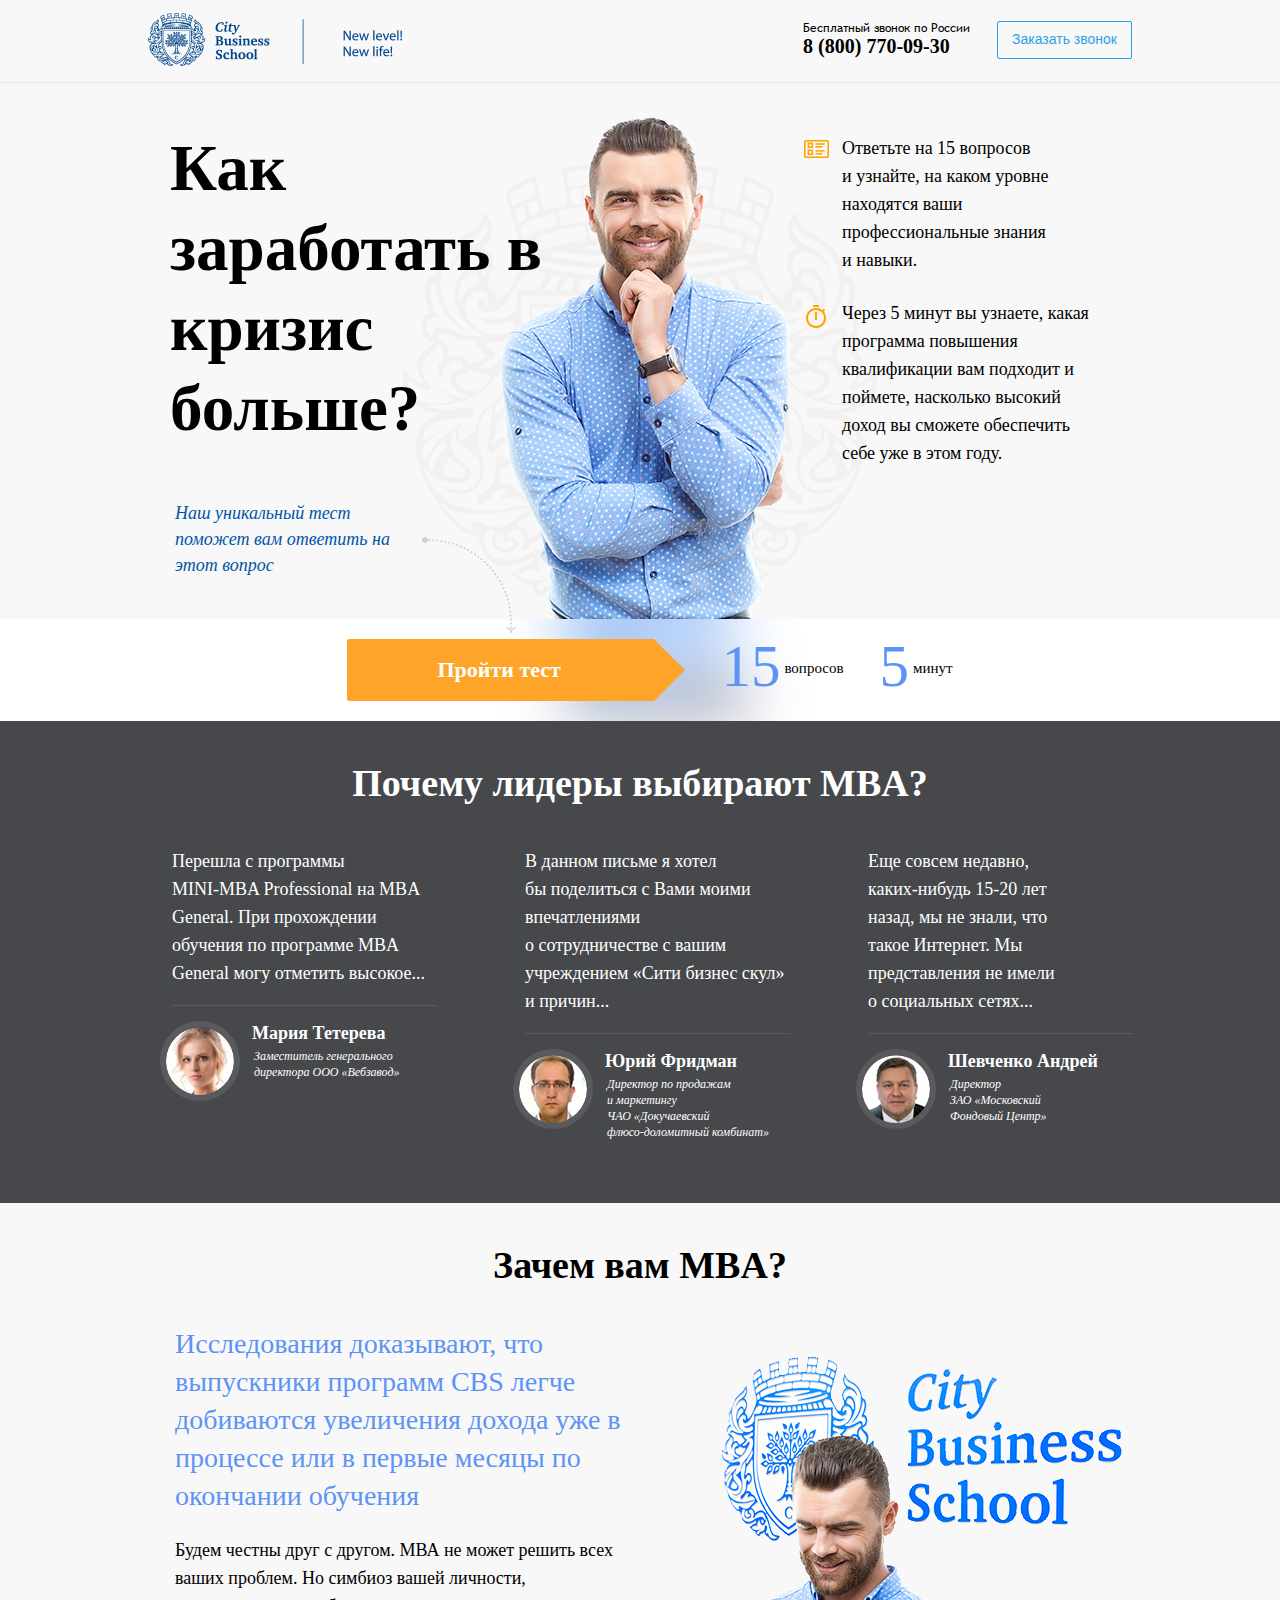
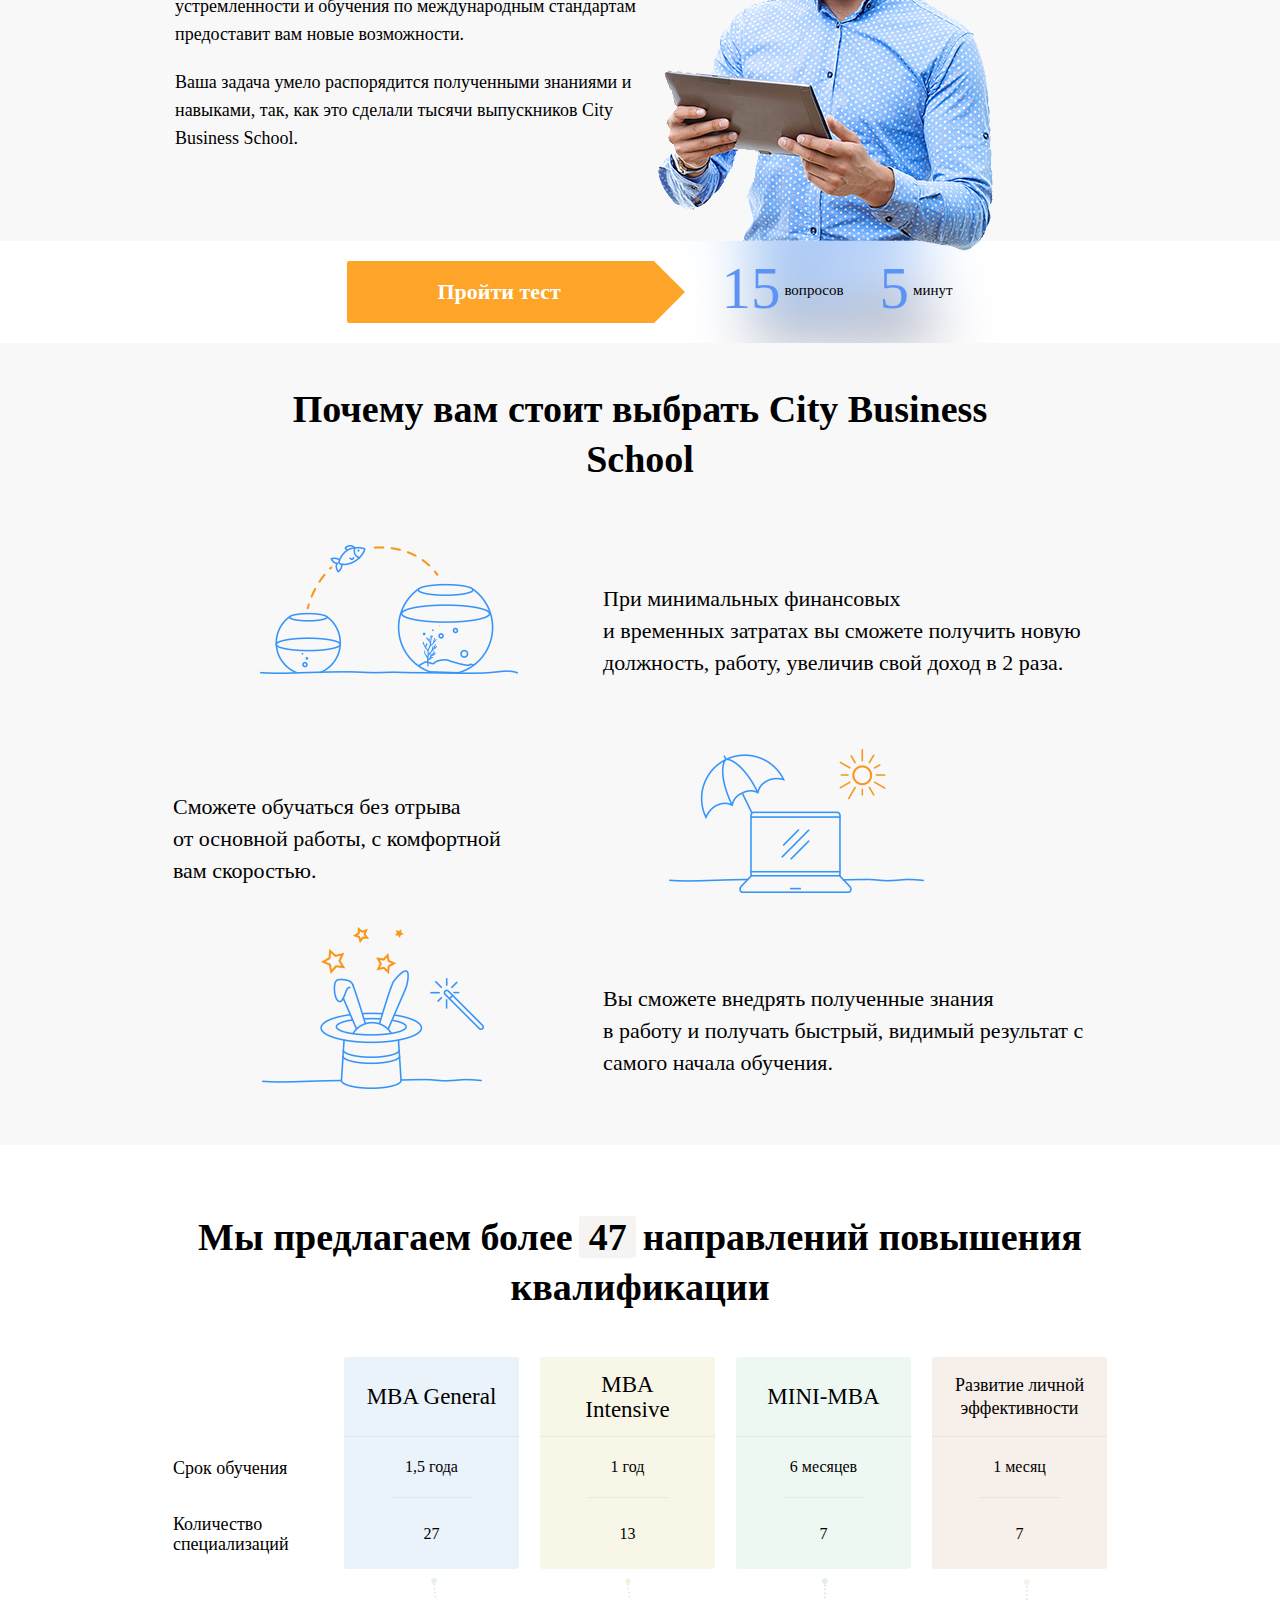
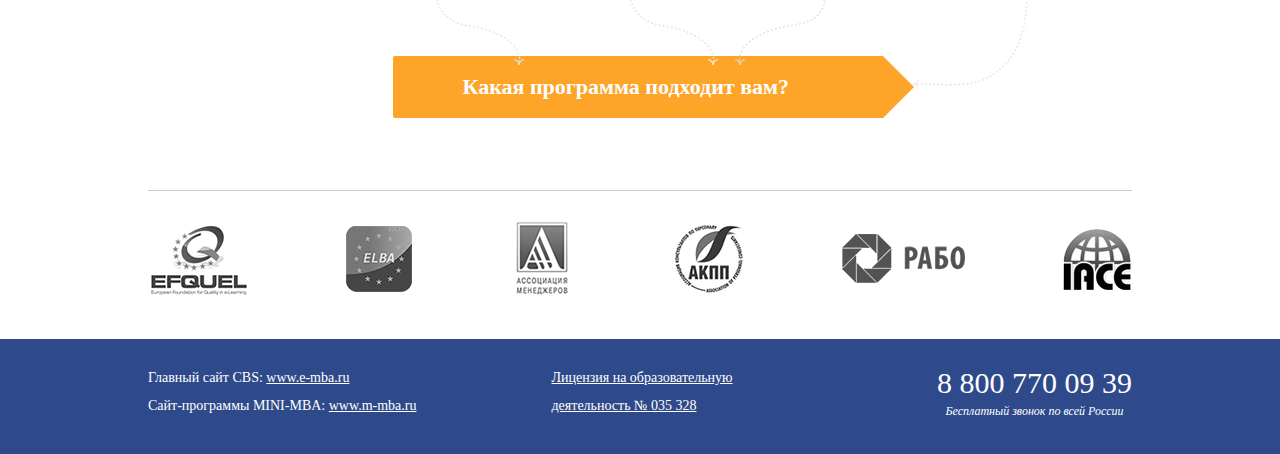
<file: CityBusinessSchool/index.html>
<!DOCTYPE html>
<html>
<head>
	<meta charset="utf-8">
	<title>1024</title>

	<link rel="stylesheet" href="blocks/util.css">
	<link rel="stylesheet" href="blocks/container/container.css">
	<link rel="stylesheet" href="blocks/logo/logo.css">
	<link rel="stylesheet" href="blocks/block-footer/block-footer.css">
	<link rel="stylesheet" href="blocks/button-arrow/button-arrow.css">

	<link rel="stylesheet" href="blocks/header/header.css">
	<link rel="stylesheet" href="blocks/b-1/b-1.css">
	<link rel="stylesheet" href="blocks/b-2/b-2.css">
	<link rel="stylesheet" href="blocks/b-3/b-3.css">
	<link rel="stylesheet" href="blocks/b-4/b-4.css">
	<link rel="stylesheet" href="blocks/b-5/b-5.css">
	<link rel="stylesheet" href="blocks/b-6/b-6.css">
	<link rel="stylesheet" href="blocks/footer/footer.css">
</head>
<body>

	<div class="container">
		
		<div class="header">
			<div class="header-wrapper">
				<a class="logo" href="#">
					<img class="logo__img" src="blocks/logo/logo.png">
				</a>
				<div class="header-contacts">
					<div class="header-contacts__phone">
						<span class="header-contacts__phone-text">Бесплатный звонок по России</span>
						<br/>
						<span class="header-contacts__phone-number">8 (800) 770-09-30</span>
					</div>
					<input class="header-contacts__button" type="button" value="Заказать звонок">
				</div>
			</div>
		</div>

		<div class="b-1">
			<div class="b-1-wrapper">
				<div class="b-1-col-1">
					<div class="b-1-col-1__text-1">Как заработать в кризис больше?</div>
					<div class="b-1-col-1__text-2">Наш уникальный тест поможет вам ответить на этот вопрос</div>
				</div>
				<div class="b-1-col-2">
					<div class="b-1-col-2__item">
						<div class="b-1-col-2__icon">
							<img class="b-1-col-2__icon-image" src="blocks/b-1/b-1-col-2__icon-image-1.png">
						</div>
						<div class="b-1-col-2__text">Ответьте на 15 вопросов<br/>и узнайте, на каком уровне находятся ваши профессиональные знания<br/>и навыки.</div>
					</div>
					<div class="b-1-col-2__item">
						<div class="b-1-col-2__icon">
							<img class="b-1-col-2__icon-image" src="blocks/b-1/b-1-col-2__icon-image-2.png">
						</div>
						<div class="b-1-col-2__text">Через 5 минут вы узнаете, какая программа повышения квалификации вам подходит и поймете, насколько высокий доход вы сможете обеспечить себе уже в этом году.</div>
					</div>
				</div>
			</div>
			<div class="block-footer">
				<div class="block-footer-wrapper">
					<div class="button-arrow">
						<div class="button-arrow__item button-arrow__item_short">
							<span class="button-arrow__text button-arrow__text_short">Пройти тест</span>
						</div>
						<div class="button-arrow__end"></div>
						<img class="block-footer__arrow" src="blocks/block-footer/block-footer__arrow.png">
					</div>
					<span class="block-footer__number">15</span>
					<span class="block-footer__word">вопросов</span>
					<span class="block-footer__number">5</span>
					<span class="block-footer__word">минут</span>
				</div>
			</div>
		</div>

		<div class="b-2">
			<div class="b-2-wrapper">
				<div class="b-2-title">Почему лидеры выбирают MBA?</div>
				<div class="b-2-list">
					<div class="b-2-item">
						<div class="b-2-item__text">Перешла с программы<br/>MINI-MBA Professional на MBA General. При прохождении обучения по программе MBA General могу отметить высокое...</div>
						<div class="b-2-item__user">
							<img class="b-2-item__photo" src="blocks/b-2/b-2-item__photo-1.png">
							<div class="b-2-item__data">
								<div class="b-2-item__name">Мария Тетерева</div>
								<div class="b-2-item__position">Заместитель генерального<br/>директора ООО «Вебзавод»</div>
							</div>
						</div>
					</div>
					<div class="b-2-item b-2-item_padding_right">
						<div class="b-2-item__text">В данном письме я хотел<br/>бы поделиться с Вами моими впечатлениями<br/>о сотрудничестве с вашим учреждением «Сити бизнес скул» и причин...</div>
						<div class="b-2-item__user">
							<img class="b-2-item__photo" src="blocks/b-2/b-2-item__photo-2.png">
							<div class="b-2-item__data">
								<div class="b-2-item__name">Юрий Фридман</div>
								<div class="b-2-item__position">Директор по продажам<br/>и маркетингу<br/>ЧАО «Докучаевский<br/>флюсо-доломитный комбинат»</div>
							</div>
						</div>
					</div>
					<div class="b-2-item b-2-item_padding_right b-2-item_padding_left">
						<div class="b-2-item__text">Еще совсем недавно,<br/>каких-нибудь 15-20 лет<br/>назад, мы не знали, что<br/>такое Интернет. Мы<br/>представления не имели<br/>о социальных сетях...</div>
						<div class="b-2-item__user">
							<img class="b-2-item__photo" src="blocks/b-2/b-2-item__photo-3.png">
							<div class="b-2-item__data">
								<div class="b-2-item__name">Шевченко Андрей </div>
								<div class="b-2-item__position">Директор<br/>ЗАО «Московский<br/>Фондовый Центр»</div>
							</div>
						</div>
					</div>
				</div>
			</div>
		</div>

		<div class="b-3">
			<div class="b-3-wrapper">
				<div class="b-3-title">Зачем вам MBA?</div>
				<div class="b-3-list">
					<div class="b-3-item">
						<div class="b-3-item__title">Исследования доказывают, что выпускники программ CBS легче добиваются увеличения дохода уже в процессе или в первые месяцы по окончании обучения</div>
						<div class="b-3-item__text">
							<p class="b-3-item__paragraph">Будем честны друг с другом. МВА не может решить всех ваших проблем. Но симбиоз вашей личности, устремленности и обучения по международным стандартам предоставит вам новые возможности.</p>
							<p class="b-3-item__paragraph">Ваша задача умело распорядится полученными знаниями и навыками, так, как это сделали тысячи выпускников City Business School.</p>
						</div>
					</div>
					<div class="b-3-item">
						<img class="b-3-item__image" src="blocks/b-3/b-3-item__image.png">
					</div>
				</div>
			</div>
			<div class="block-footer">
				<div class="block-footer-wrapper_background_position block-footer-wrapper">
					<div class="button-arrow">
						<div class="button-arrow__item button-arrow__item_short">
							<span class="button-arrow__text button-arrow__text_short">Пройти тест</span>
						</div>
						<div class="button-arrow__end"></div>
					</div>
					<span class="block-footer__number">15</span>
					<span class="block-footer__word">вопросов</span>
					<span class="block-footer__number">5</span>
					<span class="block-footer__word">минут</span>
				</div>
			</div>
		</div>

		<div class="b-4">
			<div class="b-4-wrapper">
				<div class="b-4-title">Почему вам стоит выбрать City Business<br>School</div>
				<div class="b-4-list">
					<div class="b-4-item b-4-item_padding_big">
						<div class="b-4-item__left">
							<img class="b-4-item__image b-4-item__image_offset_1" src="blocks/b-4/b-4-item__image-1.png">
						</div>
						<div class="b-4-item__right">
							<div class="b-4-item__text b-4-item__text_offset_1">При минимальных финансовых<br/>и временных затратах вы сможете получить новую должность, работу, увеличив свой доход в 2 раза.</div>
						</div>
					</div>
					<div class="b-4-item b-4-item_padding_small">
						<div class="b-4-item__left">
							<div class="b-4-item__text b-4-item__text_offset_2">Сможете обучаться без отрыва<br/>от основной работы, с комфортной<br/>вам скоростью.</div>
						</div>
						<div class="b-4-item__right">
							<img class="b-4-item__image b-4-item__image_offset_2" src="blocks/b-4/b-4-item__image-2.png">
						</div>
					</div>
					<div class="b-4-item">
						<div class="b-4-item__left">
							<img class="b-4-item__image b-4-item__image_offset_3" src="blocks/b-4/b-4-item__image-3.png">
						</div>
						<div class="b-4-item__right">
							<div class="b-4-item__text b-4-item__text_offset_3">Вы сможете внедрять полученные знания<br/>в работу и получать быстрый, видимый результат с самого начала обучения.</div>
						</div>
					</div>
				</div>
			</div>
		</div>

		<div class="b-5">
			<div class="b-5-wrapper">
				<div class="b-5-title">Мы предлагаем более <span class="b-5-title__highlighted">&nbsp;47&nbsp;</span> направлений повышения квалификации</div>
				<div class="b-5-list">
					<div class="b-5-item b-5-item_rows_names">
						<div class="b-5-item__header b-5-item__header_name">&nbsp;</div>
						<div class="b-5-item__row-1 b-5-item__row-1_name">Срок обучения</div>
						<div class="b-5-item__row-2 b-5-item__row-2_name">Количество специализаций</div>
					</div>
					<div class="b-5-item b-5-item__col-1">
						<div class="b-5-item__header">MBA General</div>
						<div class="b-5-item__row-1">1,5 года</div>
						<div class="b-5-item__row-2">27</div>
					</div>
					<div class="b-5-item b-5-item__col-2">
						<div class="b-5-item__header">MBA<br/>Intensive</div>
						<div class="b-5-item__row-1">1 год</div>
						<div class="b-5-item__row-2">13</div>
					</div>
					<div class="b-5-item b-5-item__col-3">
						<div class="b-5-item__header">MINI-MBA</div>
						<div class="b-5-item__row-1">6 месяцев</div>
						<div class="b-5-item__row-2">7</div>
					</div>
					<div class="b-5-item b-5-item__col-4">
						<div class="b-5-item__header b-5-item__header_small">Развитие личной эффективности</div>
						<div class="b-5-item__row-1">1 месяц</div>
						<div class="b-5-item__row-2">7</div>
					</div>
				</div>
				<div class="b-5-button">
					<div class="button-arrow">
						<div class="button-arrow__item button-arrow__item_long">
							<span class="button-arrow__text button-arrow__text_long">Какая программа подходит вам?</span>
						</div>
						<div class="button-arrow__end"></div>
						<img class="b-5-button__arrow-1" src="blocks/b-5/b-5-button__arrow-1.png">
						<img class="b-5-button__arrow-2" src="blocks/b-5/b-5-button__arrow-2.png">
						<img class="b-5-button__arrow-3" src="blocks/b-5/b-5-button__arrow-3.png">
						<img class="b-5-button__arrow-4" src="blocks/b-5/b-5-button__arrow-4.png">
					</div>
				</div>
			</div>
		</div>

		<div class="b-6">
			<div class="b-6-wrapper">
				<div class="b-6-list">
					<img class="b-6-item" src="blocks/b-6/b-6-item__image-efquel.png">
					<img class="b-6-item" src="blocks/b-6/b-6-item__image-elba.png">
					<img class="b-6-item" src="blocks/b-6/b-6-item__image-am.png">
					<img class="b-6-item" src="blocks/b-6/b-6-item__image-akpp.png">
					<img class="b-6-item" src="blocks/b-6/b-6-item__image-rabo.png">
					<img class="b-6-item" src="blocks/b-6/b-6-item__image-iace.png">
				</div>
			</div>
		</div>

		<div class="footer">
			<div class="footer-wrapper">
				<div class="footer-list">
					<div class="footer-links">
						Главный сайт CBS: <a class="footer_link" href="http://www.e-mba.ru">www.e-mba.ru</a>
						<br/>
						Сайт-программы MINI-MBA: <a class="footer_link" href="http://www.m-mba.ru">www.m-mba.ru</a>
					</div>
					<div class="footer-license"><a class="footer_link" href="#">Лицензия на образовательную<br/>деятельность № 035 328</a></div>
					<div class="footer-contacts">
						<div class="footer-contacts__phone-number">8 800 770 09 39</div>
						<div class="footer-contacts__phone-text">Бесплатный звонок по всей России</div>
					</div>
				</div>
			</div>
		</div>

	</div>

</body>
</html>
</file>
<file: CityBusinessSchool/blocks/util.css>
@font-face {
	font-family: "Trebuchet MS Regular";
	src: url(../fonts/trebuchet_ms_regular.ttf);
}

* {
	padding: 0;
	margin: 0;
	box-sizing: border-box;
}

div[class$="-wrapper"] {
	width: 1024px;
	margin: 0 auto;
}
</file>
<file: CityBusinessSchool/blocks/container/container.css>
.container {
	font-family: "Open Sans";
	background-color: #f8f8f8;
}
</file>
<file: CityBusinessSchool/blocks/logo/logo.css>
.logo {
	display: block;
	text-decoration: none;
}
.logo__img {
	display: block;
}
</file>
<file: CityBusinessSchool/blocks/block-footer/block-footer.css>
.block-footer {
	background-color: #fff;
}

.block-footer-wrapper {
	position: relative;
	display: flex;
	justify-content: center;
	align-items: center;
	padding-left: 20px;
	height: 102px;
	background-image: url(block-footer.png);
	background-repeat: no-repeat;
	background-position: 52% 0%;
	overflow: visible;
	z-index: 100;
}
.block-footer-wrapper_background_position {
	background-position: 81% 0%;
}

.block-footer__number {
	margin: -8px 0 0 36px;
	font-size: 59px;
	font-weight: 300;
	color: #5e93f6;
}
.block-footer__word {
	margin: -3px 0 0 4px;
	font-size: 15px;
}

.block-footer__arrow {
	position: absolute;
	left: 75px;
	top: -102px;
}
</file>
<file: CityBusinessSchool/blocks/button-arrow/button-arrow.css>
.button-arrow {
	position: relative;
	height: 62px;
	overflow: visible;
}
.button-arrow__item {
	display: flex;
	align-items: center;
	margin-right: 31px;
	height: 100%;
	border-radius: 2px 0 0 2px;
	background-color: #fea428;
}
.button-arrow__text {
	font-size: 22px;
	font-weight: bold;
	color: #fff;
}
.button-arrow__end {
	position: absolute;
	top: 9.2px;
	right: 9.2px;
	width: 43.8px;
	height: 43.8px;
	background-color: #fea428;
	transform: rotate(45deg);
}

.button-arrow__item_short {
	width: 307px;
}
.button-arrow__item_long {
	width: 490px;
}

.button-arrow__text_short {
	margin-left: 90px;
}
.button-arrow__text_long {
	margin-left: 70px;
}
</file>
<file: CityBusinessSchool/blocks/header/header.css>
.header {
	border-bottom: 1px solid #e9e7e5;
}

.header-wrapper {
	display: flex;
	justify-content: space-between;
	align-items: center;
	padding: 13px 20px 16px;
}

.header-contacts {
	display: flex;
	align-items: center;
}

.header-contacts__phone {
	padding-bottom: 5px;
}

.header-contacts__phone-text {
	font: 12px/1em "Trebuchet MS Regular";
}
.header-contacts__phone-number {
	font-size: 20px;
	line-height: 1em;
	font-weight: bold;
}

.header-contacts__button {
	margin-left: 27px;
	padding: 9px 14px 11px;
	border: 1px solid #2ea0e7;
	border-radius: 2px;
	font-size: 14px;
	color: #2ea0e7;
	background: none;
}
</file>
<file: CityBusinessSchool/blocks/b-1/b-1.css>
.b-1-wrapper {
	display: flex;
	justify-content: space-between;
	padding: 45px 45px 41px;
	background: url(b-1.png) bottom center no-repeat;
}

/*----------*/

.b-1-col-1 {
	max-width: 400px;
}
.b-1-col-1__text-1 {
	margin-left: -3px;
	margin-bottom: 52px;
	font-size: 65px;
	line-height: 80px;
	font-weight: bold;
}
.b-1-col-1__text-2 {
	margin-left: 2px;
	max-width: 60%;
	font-size: 18px;
	line-height: 26px;
	font-style: italic;
	color: #0055a8;
}

/*----------*/

.b-1-col-2 {
	padding-top: 6px;
}
.b-1-col-2__item {
	display: flex;
	align-items: flex-start;
	margin-bottom: 25px;
	font-size: 18px;
	line-height: 28px;
}

.b-1-col-2__icon {
	display: flex;
	justify-content: center;
	width: 40px;
	padding: 6px 12px 0 0;
}

.b-1-col-2__icon-image {
	display: block;
}

.b-1-col-2__text {
	width: 265px;
}
</file>
<file: CityBusinessSchool/blocks/b-2/b-2.css>
.b-2 {
	background-color: #46484b;
}

/*----------*/

.b-2-wrapper {
	padding: 40px 0 0;
	color: #fff;
	overflow: hidden;
}

/*----------*/

.b-2-title {
	text-align: center;
	font-size: 38px;
	font-weight: bold;
}

/*----------*/

.b-2-list {
	display: flex;
	padding: 25px 0 37px;
}

/*----------*/

.b-2-item {
	display: flex;
	flex-direction: column;
	padding: 17px 32px 26px;
}
.b-2-item:hover {
	background-color: #535558;
	cursor: pointer;
}

.b-2-item_padding_left {
	padding-left: 27px;
}
.b-2-item_padding_right {
	padding-right: 27px;
}

.b-2-item__text {
	width: 265px;
	margin: 0 auto;
	padding: 0 0 18px;
	border-bottom: 1px solid rgba(255, 255, 255, 0.1);
	font-size: 18px;
	line-height: 28px;
}

.b-2-item__user {
	display: flex;
	align-items: flex-start;
	width: 289px;
	padding: 15px 0 0;
}

.b-2-item__photo {
	display: block;
	border: 6px solid rgba(255, 255, 255, 0.1);
	border-radius: 68px;
}

.b-2-item__data {
	padding: 2px 0 0 12px;
}
.b-2-item__name {
	margin: 0 0 4px;
	font-size: 18px;
	font-weight: bold;
}
.b-2-item__position {
	margin: 0 0 0 2px;
	font-size: 12px;
	line-height: 16px;
	font-style: italic;
}
</file>
<file: CityBusinessSchool/blocks/b-3/b-3.css>
.b-3-wrapper {
	position: relative;
	padding: 40px 20px 0;
	overflow: visible;
	z-index: 101;
}

/*----------*/

.b-3-title {
	text-align: center;
	font-size: 38px;
	font-weight: bold;
}

/*----------*/

.b-3-list {
	position: relative;
	display: flex;
	justify-content: space-between;
	padding-top: 38px;
	overflow: visible;
}

/*----------*/

.b-3-item {
	position: relative;
	padding-left: 27px;
	width: 50%;
	overflow: visible;
}

.b-3-item__title {
	margin-bottom: 21px;
	font-size: 28px;
	line-height: 38px;
	color: #5e93f6;
}
.b-3-item__text {
	font-size: 18px;
	line-height: 28px;
}
.b-3-item__paragraph {
	margin-bottom: 20px;
}

.b-3-item__image {
	position: relative;
	display: block;
	margin: 31px 0 -10px -9px;
}
</file>
<file: CityBusinessSchool/blocks/b-4/b-4.css>
.b-4-wrapper {
	padding: 41px 45px 56px;
}

/*----------*/

.b-4-title {
	text-align: center;
	font-size: 38px;
	line-height: 50px;
	font-weight: bold;
}

/*----------*/

.b-4-list {
	display: flex;
	flex-direction: column;
	padding: 61px 0 0;
}

/*----------*/

.b-4-item {
	display: flex;
	align-items: flex-end;
}
.b-4-item_padding_small {
	padding-bottom: 34px;
}
.b-4-item_padding_big {
	padding-bottom: 75px;
}

.b-4-item__left {
	width: 430px;
}
.b-4-item__right {
	width: 500px;
}

.b-4-item__image {
	display: block;
}
.b-4-item__image_offset_1 {
	margin-left: 87px;
}
.b-4-item__image_offset_2 {
	margin-left: 66px;
}
.b-4-item__image_offset_3 {
	margin-left: 89px;
}

.b-4-item__text {
	font-size: 22px;
	line-height: 32px;
}
.b-4-item__text_offset_1 {
	margin-bottom: -5px;
}
.b-4-item__text_offset_2 {
	margin-bottom: 6px;
}
.b-4-item__text_offset_3 {
	margin-bottom: 10px;
}
</file>
<file: CityBusinessSchool/blocks/b-5/b-5.css>
.b-5 {
	background-color: #fff;
}

/*----------*/

.b-5-wrapper {
	padding: 67px 45px 72px;
}

/*----------*/

.b-5-title {
	text-align: center;
	font-size: 38px;
	line-height: 50px;
	font-weight: bold;
}
.b-5-title__highlighted {
	margin: 0 -3px;
	border-radius: 3px;
	background-color: rgba(221, 218, 212, 0.3);
}

/*----------*/

.b-5-list {
	display: flex;
	justify-content: space-between;
	align-items: flex-end;
	padding: 45px 0 87px;
}

/*----------*/

.b-5-item {
	display: flex;
	flex-direction: column;
	justify-content: center;
	width: 175px;
	border-radius: 3px;
}
.b-5-item_rows_names {
	width: 150px;
}

.b-5-item__col-1 {
	background-color: #eaf2fa;
}
.b-5-item__col-2 {
	background-color: #f8f6e7;
}
.b-5-item__col-3 {
	background-color: #eef8f3;
}
.b-5-item__col-4 {
	background-color: #f7efe9;
}

.b-5-item__header {
	display: flex;
	justify-content: center;
	align-items: center;
	height: 80px;
	text-align: center;
	border-bottom: 1px solid rgba(128, 128, 128, 0.1);
	font-size: 23px;
	line-height: 25px;
}
.b-5-item__header_small {
	font-size: 18px;
	line-height: 23px;
}

.b-5-item__row-1 {
	display: flex;
	justify-content: center;
	align-items: center;
	height: 61px;
	width: 81px;
	margin: 0 auto;
	border-bottom: 1px solid rgba(128, 128, 128, 0.1);
	font-size: 16px;
	line-height: 20px;
}
.b-5-item__row-2 {
	display: flex;
	justify-content: center;
	align-items: center;
	height: 71px;
	font-size: 16px;
	line-height: 20px;
}
.b-5-item__header_name,
.b-5-item__row-1_name,
.b-5-item__row-2_name {
	width: auto;
	justify-content: flex-start;
	margin: 0;
	font-size: 18px;
	border-bottom: none;
}

/*----------*/

.b-5-button {
	display: flex;
	justify-content: center;
	padding: 0 0 0 26px;
}

.b-5-button__arrow-1 {
	position: absolute;
	left: 38px;
	top: -79px;
}
.b-5-button__arrow-2 {
	position: absolute;
	left: 232px;
	top: -79px;
}
.b-5-button__arrow-3 {
	position: absolute;
	left: 342px;
	top: -79px;
}
.b-5-button__arrow-4 {
	position: absolute;
	left: 499px;
	top: -79px;
}
</file>
<file: CityBusinessSchool/blocks/b-6/b-6.css>
.b-6 {
	background-color: #fff;
}

/*----------*/

.b-6-wrapper {
	padding: 0 20px;
}

/*----------*/

.b-6-list {
	display: flex;
	justify-content: space-between;
	align-items: center;
	padding: 30px 0 43px;
	border-top: 1px solid #cfcdca;
}

/*----------*/

.b-6-item {
	display: block;
}
</file>
<file: CityBusinessSchool/blocks/footer/footer.css>
.footer {
	background-color: #2e4a8a;
}

.footer_link,
.footer_link:visited,
.footer_link:hover,
.footer_link:link,
.footer_link:active {
	text-decoration: underline;
	color: #fff;
}

/*----------*/

.footer-wrapper {
	padding: 25px 20px 34px;
	color: #fff;
}

/*----------*/

.footer-list {
	display: flex;
	justify-content: space-between;
	align-items: center;
}

/*----------*/

.footer-links {
	width: 380px;
	font-size: 14px;
	line-height: 2em;
}

/*----------*/

.footer-license {
	width: 380px;
	padding-left: 9px;
	font-size: 14px;
	line-height: 2em;
}

/*----------*/

.footer-contacts {
	display: flex;
	flex-direction: column;
	justify-content: center;
}
.footer-contacts__phone-number {
	margin-bottom: 7px;
	font-size: 30px;
	line-height: 1em;
}
.footer-contacts__phone-text {
	text-align: center;
	font-size: 12px;
	line-height: 1em;
	font-style: italic;
}
</file>
